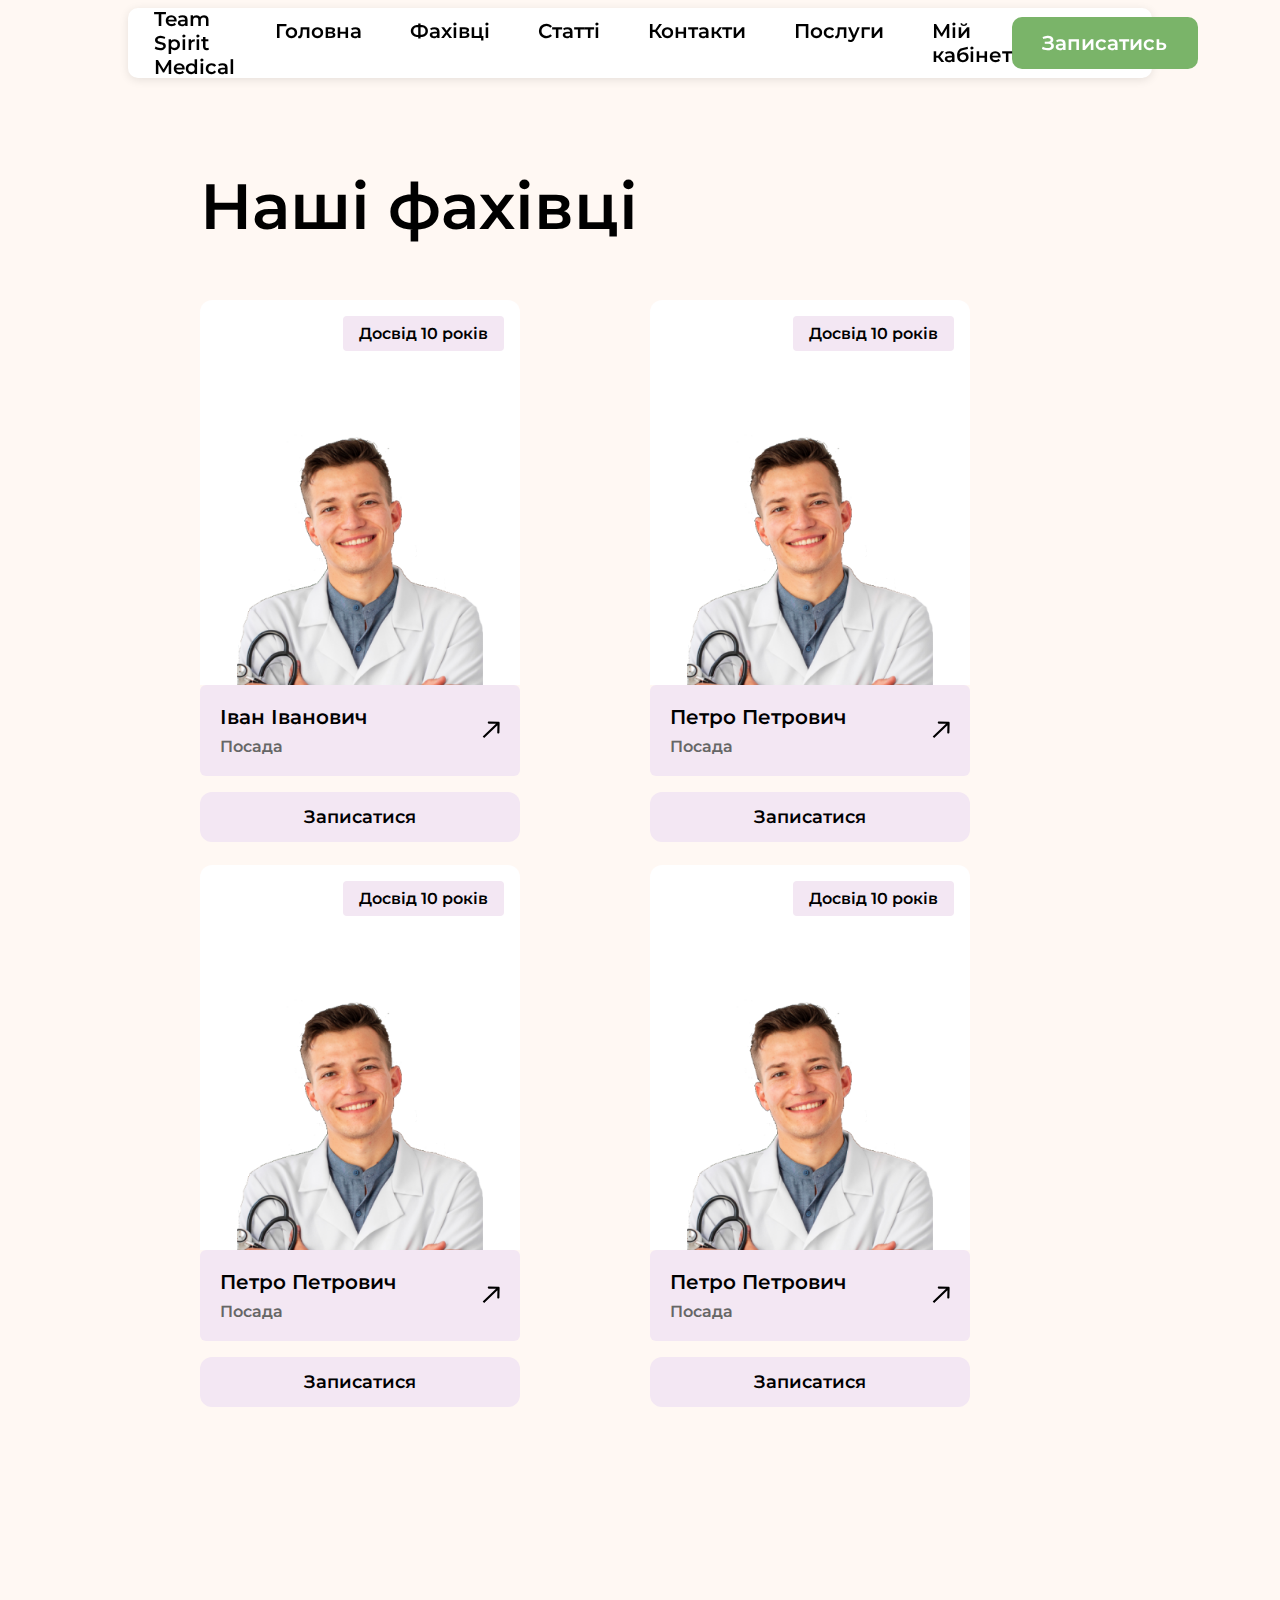
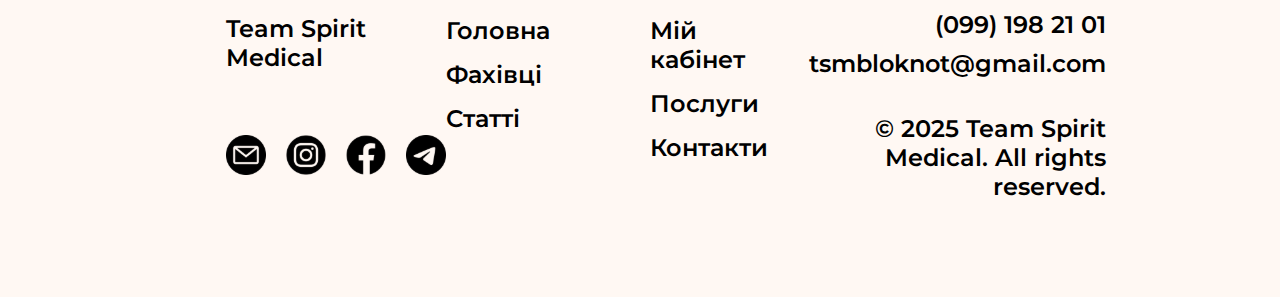
<file: pages/sp.html>
<!DOCTYPE html>
<html lang="uk">
<head>
    <meta charset="UTF-8">
    <meta name="viewport" content="width=device-width, initial-scale=1.0">
    <title>Наші фахівці</title>
    <link rel="stylesheet" href="../styles.css">
    <link rel="stylesheet" href="../sp.css">
</head>
<body>
    <!-- Додаємо хедер -->
    <header class="header">
        <div class="logo">
            <h1>Team Spirit Medical</h1>
        </div>
        <nav class="nav">
            <ul>
                <li><a href="#">Головна</a></li>
                <li><a href="#">Фахівці</a></li>
                <li><a href="#">Статті</a></li>
                <li><a href="#">Контакти</a></li>
                <li><a href="#">Послуги</a></li>
                <li><a href="#">Мій кабінет</a></li>
            </ul>
        </nav>
        <button class="btn-primary">Записатись</button>
    </header>
    <div class="space"></div>
    <!-- Існуючий контент -->
    <div class="specialists-container">
        <h1>Наші фахівці</h1>
        <div class="specialists-grid">
            <!-- Specialist Card 1 -->
            <div class="specialist-card">
                <div class="experience-badge">Досвід 10 років</div>
                <div class="specialist-image"></div>
                <div class="specialist-info">
                    <div>
                        <div class="specialist-name">Іван Іванович</div>
                        <div class="specialist-position">Посада</div>
                    </div>
                    <span class="arrow-icon"><img src="../images/Arrow.svg" alt="Arrow"></span>
                </div>
                <button class="book-button">Записатися</button>
            </div>

            <!-- Specialist Card 2 -->
            <div class="specialist-card">
                <div class="experience-badge">Досвід 10 років</div>
                <div class="specialist-image"></div>
                <div class="specialist-info">
                    <div>
                        <div class="specialist-name">Петро Петрович</div>
                        <div class="specialist-position">Посада</div>
                    </div>
                    <span class="arrow-icon"><img src="../images/Arrow.svg" alt="Arrow"></span>
                </div>
                <button class="book-button">Записатися</button>
            </div>

            <div class="specialist-card">
                <div class="experience-badge">Досвід 10 років</div>
                <div class="specialist-image"></div>
                <div class="specialist-info">
                    <div>
                        <div class="specialist-name">Петро Петрович</div>
                        <div class="specialist-position">Посада</div>
                    </div>
                    <span class="arrow-icon"><img src="../images/Arrow.svg" alt="Arrow"></span>
                </div>
                <button class="book-button">Записатися</button>
            </div>

            <div class="specialist-card">
                <div class="experience-badge">Досвід 10 років</div>
                <div class="specialist-image"></div>
                <div class="specialist-info">
                    <div>
                        <div class="specialist-name">Петро Петрович</div>
                        <div class="specialist-position">Посада</div>
                    </div>
                    <span class="arrow-icon"><img src="../images/Arrow.svg" alt="Arrow"></span>
                </div>
                <button class="book-button">Записатися</button>
            </div>

            
        </div>
    </div>
    <div class="space"></div>
    <!-- Додаємо футер -->
    <footer class="footer">
        <div class="footer-left">
          <h3>Team Spirit Medical</h3>
          <br>
          <div class="social-links">
            <a href="#"><img src="../images/email.svg" alt="Email"></a>
            <a href="#"><img src="../images/instagram.svg" alt="Instagram"></a>
            <a href="#"><img src="../images/facebook.svg" alt="Facebook"></a>
            <a href="#"><img src="../images/telegram.svg" alt="Telegram"></a>
          </div>
        </div>
        
        <div class="footer-center">
          <nav class="footer-nav">
            <ul>
              <li><a href="#">Головна</a></li>
              <li><a href="#">Фахівці</a></li>
              <li><a href="#">Статті</a></li>
            </ul>
            <ul>
              <li><a href="#">Мій кабінет</a></li>
              <li><a href="#">Послуги</a></li>
              <li><a href="#">Контакти</a></li>
            </ul>
          </nav>
        </div>

        <div class="footer-right">
          <div class="contact-info">
            <a href="tel:+380991982101">(099) 198 21 01</a>
            <a href="mailto:tsmbloknot@gmail.com">tsmbloknot@gmail.com</a>
          </div>
          <p class="copyright">© 2025 Team Spirit Medical. All rights reserved.</p>
        </div>
      </footer>
</body>
</html>
</file>
<file: styles.css>
.header {
  padding: 0px 32px;
  width: calc(83% - 64px);
  height: 100px;
  margin: 0 auto;
  display: flex;
  align-items: center;
  background: white;
  justify-content: space-between;
  border-radius: 10px;
  position: fixed;
  top: 10px;
  left: 0;
  right: 0;
  z-index: 1000;
  box-shadow: 0 2px 10px rgba(0, 0, 0, 0.1);
}

.nav ul {
  display: flex;
  gap: 3rem;
  list-style: none;
  font-family: 'Montserrat-SemiBold', sans-serif;
  font-size: 20px;
}

.nav ul li a {
  text-decoration: none;
  color: #000000;
  font-family: 'Montserrat-SemiBold';
  font-size: 30px; 
}

.nav ul li a:hover {
  color: #7AB469;
}

.btn-primary {
  background: #7AB469;
  color: white;
  padding: 0.9rem 1.9rem;
  border: none;
  border-radius: 10px;
  cursor: pointer;
  font-family: 'Montserrat-SemiBold';
  font-size: 25px;
  text-decoration: none;
  color: #ffffff;
  width: 334px;
}

.btn-primary:hover {
  background: #7AB469;
  color: rgb(30, 95, 62);
}

.hero {
  text-align: center;
  width: 100%;
  height: 782px;
  margin: 0 auto;
  margin-top: 120px;
}

.stats {
  display: flex;
  justify-content: space-around;
  align-items: center;
  padding: 2rem;
  text-align: center;
  width: 100%;
  height: 164px;
  margin: 0 auto;
  background-color: #ffffff;
}

.stat-item h3 {
  font-size: 80px;
  margin-top: 1.6rem;
}

.stat-item p {
  color: #000000;
  font-size: 30px;
  margin-top: -3.6rem;
} 

html, body {
  padding: 10px 120px;
  background-color: #FFF8F3;
  font-family: 'Montserrat-SemiBold';
}

@font-face {
  font-family: 'Montserrat-SemiBold';
  src: url('fonts/Montserrat-SemiBold.ttf') format('truetype');
  font-weight: normal;
  font-style: normal;
}

h2 {
  font-size: 80px;
  font-family: 'Montserrat-SemiBold';
  text-align: left;
}

.team-image img {
  width: 100%;
  height: auto;
  align-items: center;
}

.footer {
  display: flex;
  justify-content: space-between;
  align-items: flex-start;
  padding: 40px 32px;
  width: 100%;
  margin: 48px auto;
  border-radius: 10px;
}

.footer-left h3 {
  font-size: 32px;

}

.social-links {
  display: flex;
  gap: 20px;
}

.social-links img {
  padding-top: 20px;
  width: 40px;
  height: 40px;
}

.footer-nav {
  padding-top: 10px;
  display: flex;
  gap: 100px;
}

.footer-nav ul {
  list-style: none;
  padding: 0;
}

.footer-nav ul li {
  margin-bottom: 15px;
}

.footer-nav ul li a {

  text-decoration: none;
  color: #000000;
  font-size: 24px;
}

.footer-nav ul li a:hover {
  color: #7AB469;
}

.footer-right {
  text-align: right;
  height: 100px;
}

.contact-info {
  padding-top: 20px;
  display: flex;
  flex-direction: column;
  gap: 10px;
  margin-bottom: 20px;
}

.contact-info a {
  text-decoration: none;
  color: #000000;
  font-size: 20px;
}

.copyright {
  color: #000000;
  font-size: 20px;
  margin-top: 36px;
}

.team-image {
  width: 100%;
  height: 438px;
  margin: 0 auto;
  overflow: hidden;
  display: flex;
  justify-content: center;
  align-items: center;
  border-radius: 15px;
}

.team-image div {
  width: 100%;
  height: 100%;
  background-size: cover;
  background-position: center;
}

.team-image-inner {
  width: 100%;
  height: 100%;
  background-image: url('images/team.png');
  background-size: cover;
  background-position: center;
}

@media screen and (max-width: 1920px) {
  .nav ul li a {
    font-size: 20px;
    gap: 1rem;
  }
  .logo {
    font-size: 10px;
  }

  .btn-primary {
    font-size: 20px;
    width: 267px;
  }

  .hero {
    height: 626px;
    margin-top: 70px;
  }

  .stats {
    height: 131px;
  }

  .stat-item h3 {
    font-size: 64px;
  }

  .stat-item p {
    font-size: 24px;
    margin-top: -2.9rem;
  }

  h2 {
    font-size: 64px;
  }
  .header {
      width: calc(80% - 52px); /* Изменили с 83% на 80% */
      height: 50px;
      padding: 10px 26px;
      top: 8px;
      left: 0;
      right: 0;
    }
  }
  .footer {
    padding: 32px 26px;
  }

  .footer-left h3 {
    font-size: 24px;
  }

  .footer-nav ul li a,
  .contact-info a {
    font-size: 24px;
  }

  .copyright {
    font-size: 24px;
  }

  html, body {
    padding: 8px 96px;
  }

  .team-image {
    width: 1533px;
    height: 350px;
  }
  
  .team-image div {
    width: 100%;
    height: 100%;
  }

  .team-image-inner {
    height: 350px;
  }

/* Добавляем базовые анимации */
@keyframes fadeInUp {
  from {
    opacity: 0;
    transform: translateY(20px);
  }
  to {
    opacity: 1;
    transform: translateY(0);
  }
}

/* Анимация для заголовка */
.hero h2 {
  animation: fadeInUp 0.8s ease-out;
}

/* Анимации для статистики */
.stat-item {
  animation: fadeInUp 0.6s ease-out;
  animation-fill-mode: both;
}

/* Последовательное появление блоков статистики */
.stat-item:nth-child(1) { animation-delay: 0.1s; }
.stat-item:nth-child(2) { animation-delay: 0.2s; }
.stat-item:nth-child(3) { animation-delay: 0.3s; }
.stat-item:nth-child(4) { animation-delay: 0.4s; }
.stat-item:nth-child(5) { animation-delay: 0.5s; }

/* Эффект при наведении на цифры статистики */
.stat-item h3 {
  transition: color 0.3s ease;
}

.stat-item:hover h3 {
  color: #7AB469;
}

/* Анимация для кнопки */
.btn-primary {
  transition: background-color 0.3s ease, color 0.3s ease, transform 0.2s ease;
}

.btn-primary:hover {
  transform: translateY(-2px);
}

.btn-primary:active {
  transform: translateY(0);
}

/* Анимации для навигации */
.nav ul li a {
  transition: color 0.3s ease;
  position: relative;
}

.nav ul li a::after {
  content: '';
  position: absolute;
  width: 0;
  height: 2px;
  bottom: -5px;
  left: 0;
  background-color: #7AB469;
  transition: width 0.3s ease;
}

.nav ul li a:hover::after {
  width: 100%;
}

/* Анимации для футера */
.footer-nav ul li a {
  transition: color 0.3s ease, transform 0.2s ease;
  display: inline-block;
}

.footer-nav ul li a:hover {
  transform: translateX(5px);
}

/* Анимация для социальных иконок */
.social-links img {
  transition: transform 0.3s ease;
}

.social-links img:hover {
  transform: translateY(-3px);
}

/* Анимация для контактной информации */
.contact-info a {
  transition: color 0.3s ease;
}

.contact-info a:hover {
  color: #7AB469;
}
</file>
<file: sp.css>
.specialists-container {
    width: 100%;
    margin: 0;
    border-radius: 12px;
    
}


.specialists-grid {
    display: grid;
    grid-template-columns: repeat(auto-fit, minmax(300px, 1fr));
    gap: 20px;
    justify-items: start;
}

.specialist-card {
    width: 320px;
    height: 545px;

    border-radius: 12px;
    overflow: hidden;
    animation: fadeInUp 0.6s ease-out;
    animation-fill-mode: both;
    transition: transform 0.3s ease;
}

.specialist-card:nth-child(1) { animation-delay: 0.1s; }
.specialist-card:nth-child(2) { animation-delay: 0.2s; }
.specialist-card:nth-child(3) { animation-delay: 0.3s; }
.specialist-card:nth-child(4) { animation-delay: 0.4s; }

.specialist-card:hover {
    transform: translateY(-5px);
}

.experience-badge {
    background: #f3e7f3;
    padding: 8px 16px;
    border-radius: 4px;
    display: inline-block;
    margin: 16px;
    float: right;
    font-family: 'Montserrat-SemiBold', sans-serif;
    transition: background-color 0.3s ease;
}

.specialist-card:hover .experience-badge {
    background: #e6d3e6;
}

.specialist-image {
    width: 100%;
    height: 385px;
    aspect-ratio: 1 / 1;
    background-image: url('./images/ivan_eblanovich.png');
    background-size: cover;
    background-position: center;
    background-repeat: no-repeat;
    animation: shrinkHeight 0.6s ease-out;
}

.specialist-info {
    background: #f3e7f3;
    padding: 20px;
    display: flex;
    justify-content: space-between;
    align-items: center;
    border-radius: 6px;
}

.specialist-name {
    font-size: 20px;
    font-weight: bold;
    margin-bottom: 8px;
    font-family: 'Montserrat-SemiBold', sans-serif;
}

.specialist-position {
    color: #666;
    font-family: 'Montserrat-Medium',;
}

.arrow-icon {
    font-size: 24px;
}

.book-button {
    background: #f3e7f3;
    border: none;
    width: 100%;
    height: 50px;
    font-size: 18px;
    cursor: pointer;
    transition: transform 0.3s ease;
    font-family: 'Montserrat-SemiBold', sans-serif;
    margin-top: 16px;
    border-radius: 12px;
}

.book-button:hover {
    transform: scale(1.02);
}

@font-face {
    font-family: 'Montserrat-SemiBold';
    src: url('../fonts/Montserrat-SemiBold.ttf') format('truetype');
    font-weight: normal;
    font-style: normal;
}

.space {
    height: 100px;
}

.specialists-container h1 {
    font-family: 'Montserrat-SemiBold', sans-serif;
    font-size: 64px;
    font-weight: bold;
    margin-bottom: 20px;
    animation: fadeInUp 0.8s ease-out;
    padding-bottom: 35px;
}

.arrow-icon img {
    width: 18px;
    height: 18px;
    transition: transform 0.3s ease;
}

.specialist-card:hover .arrow-icon img {
    transform: translateX(5px);
}

@keyframes fadeInUp {
    from {
        opacity: 0;
        transform: translateY(20px);
    }
    to {
        opacity: 1;
        transform: translateY(0);
    }
}

@keyframes shrinkHeight {
    from {
        height: 600px;
    }
    to {
        height: 385px;
    }
}
</file>
